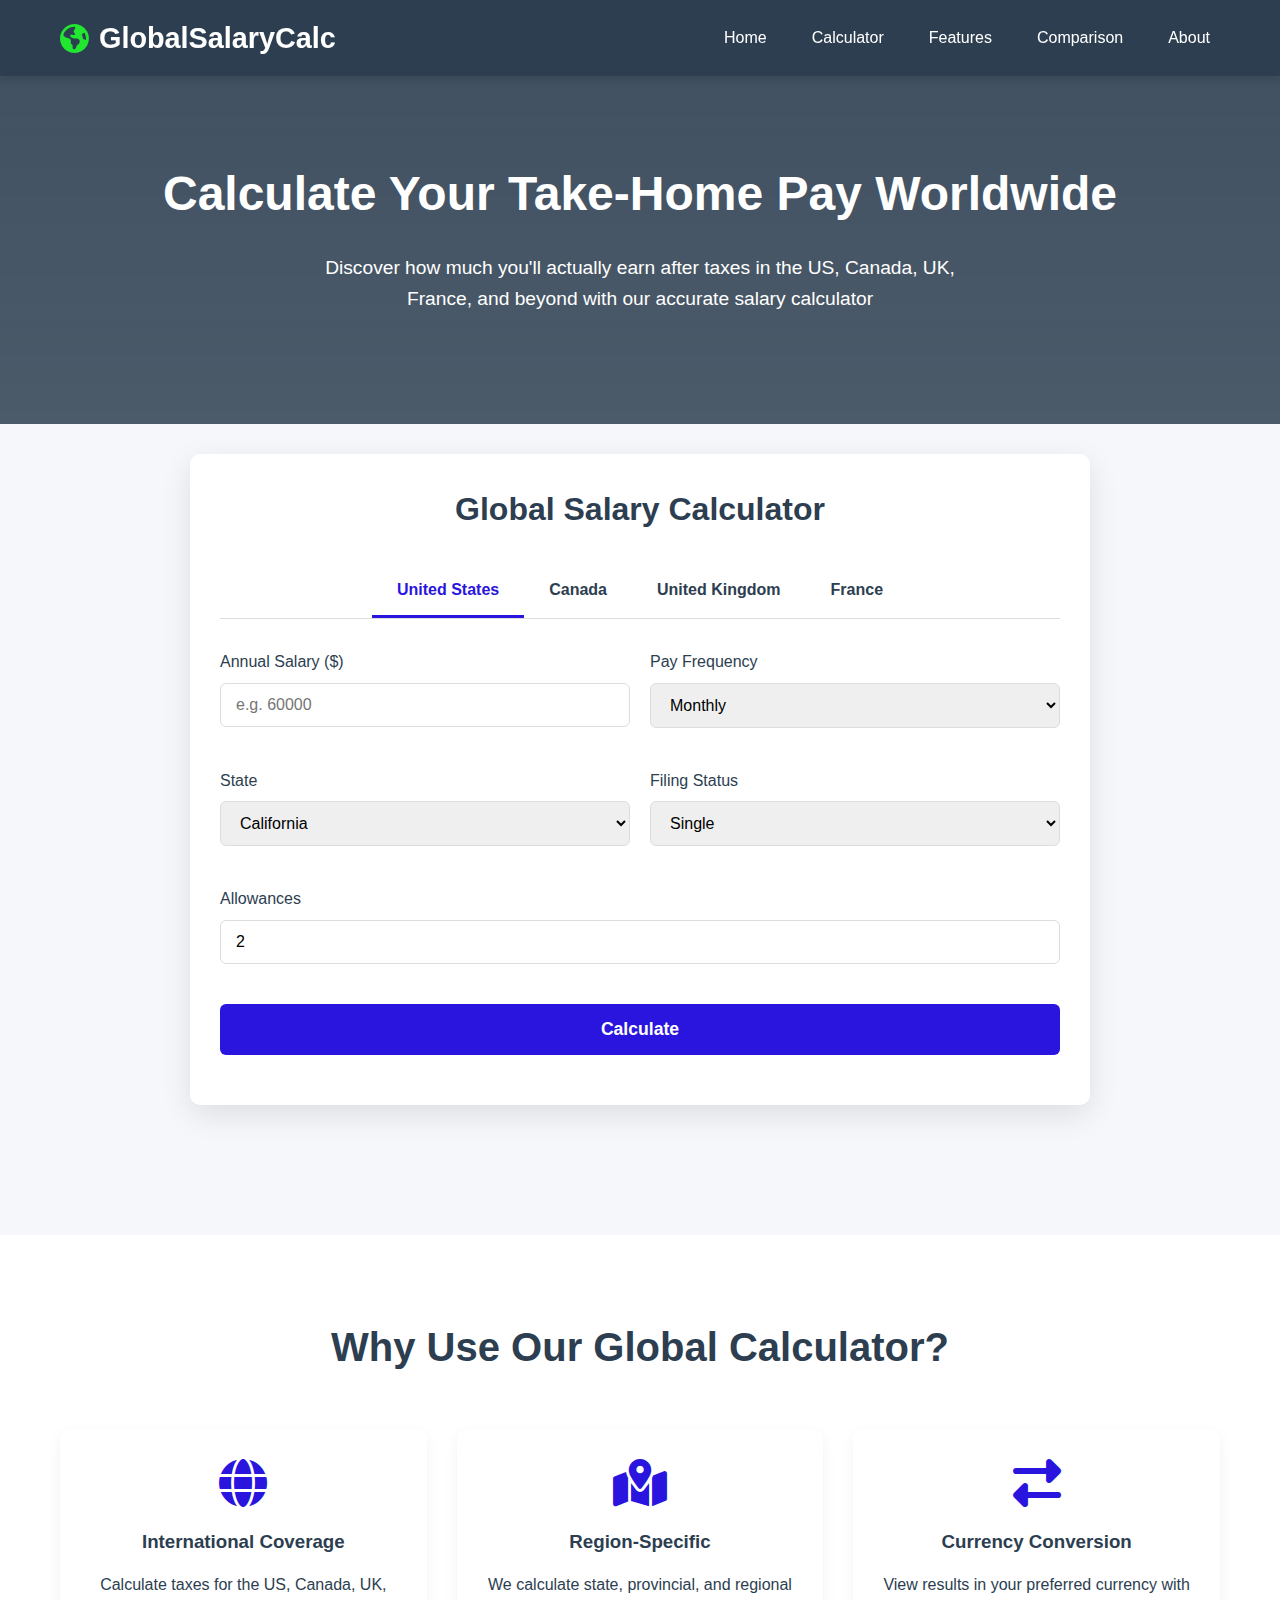
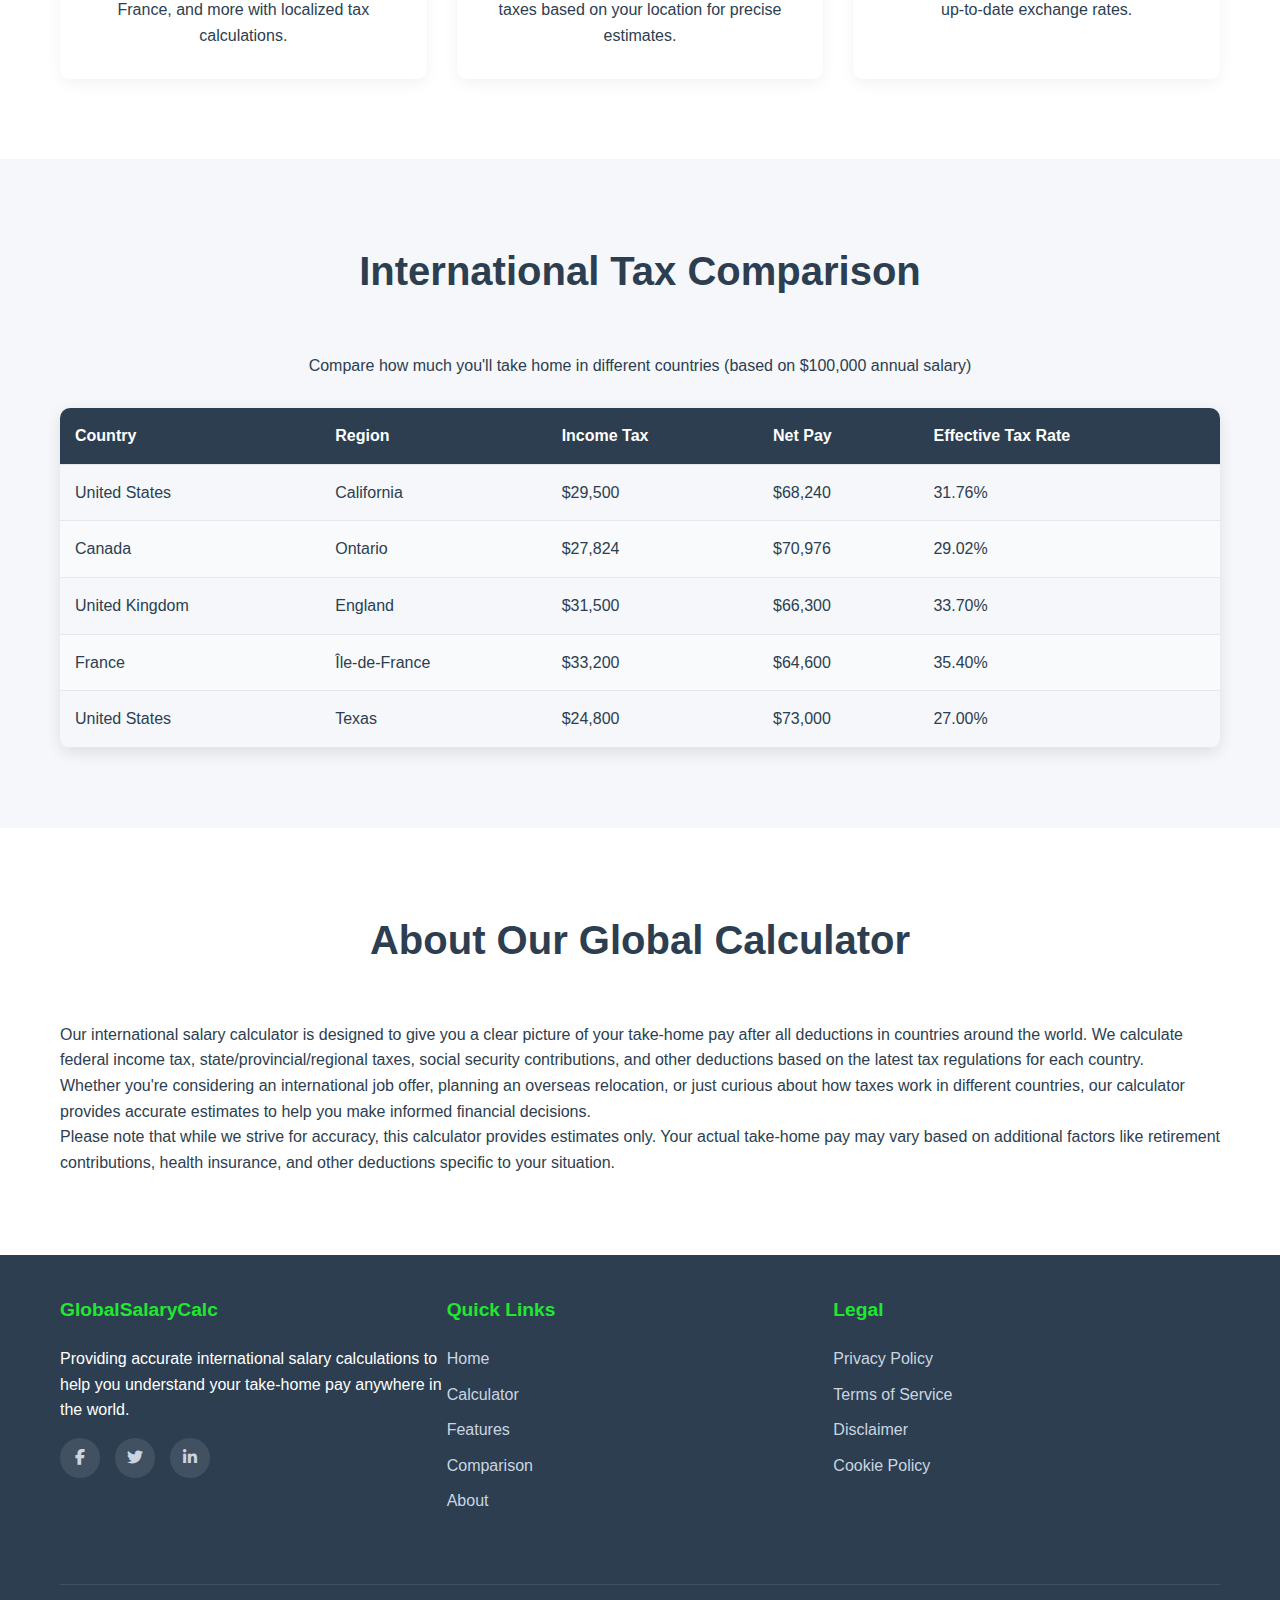
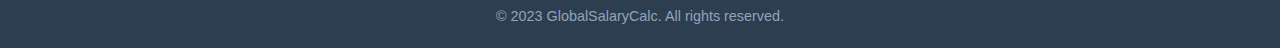
<file: pages/index.html>
<!DOCTYPE html>
<html lang="en">
<head>
    <meta charset="UTF-8">
    <meta name="viewport" content="width=device-width, initial-scale=1.0">
    <title>Global Salary Calculator | Compare Take-Home Pay Worldwide</title>
    <link rel="stylesheet" href="https://cdnjs.cloudflare.com/ajax/libs/font-awesome/6.4.0/css/all.min.css">
    <style>
        * {
            margin: 0;
            padding: 0;
            box-sizing: border-box;
            font-family: 'Segoe UI', Tahoma, Geneva, Verdana, sans-serif;
        }

        :root {
            --primary: #2c3e50;
            --secondary: #2915dd;
            --accent: #21e731;
            --light: #ecf0f1;
            --dark: #2c3e50;
            --gray: #d4eff1;
            --success: #f0410c;
            --warning: #f39c12;
        }

        body {
            background-color: #f5f7fa;
            color: var(--dark);
            line-height: 1.6;
        }

        .container {
            max-width: 1200px;
            margin: 0 auto;
            padding: 0 20px;
        }

        /* Header & Navigation */
        header {
            background: var(--primary);
            color: white;
            padding: 15px 0;
            position: sticky;
            top: 0;
            z-index: 100;
            box-shadow: 0 4px 6px rgba(0, 0, 0, 0.1);
        }

        .header-content {
            display: flex;
            justify-content: space-between;
            align-items: center;
        }

        .logo {
            font-size: 1.8rem;
            font-weight: 700;
            display: flex;
            align-items: center;
        }

        .logo i {
            margin-right: 10px;
            color: var(--accent);
        }

        nav ul {
            display: flex;
            list-style: none;
        }

        nav li {
            margin-left: 25px;
        }

        nav a {
            color: white;
            text-decoration: none;
            font-weight: 500;
            transition: color 0.3s;
            padding: 5px 10px;
            border-radius: 4px;
        }

        nav a:hover {
            color: var(--accent);
            background: rgba(255, 255, 255, 0.1);
        }

        /* Hero Section */
        .hero {
            background: linear-gradient(rgba(44, 62, 80, 0.9), rgba(44, 62, 80, 0.85)), url('https://images.unsplash.com/photo-1521791136064-7986c2920216?ixlib=rb-4.0.3&auto=format&fit=crop&w=1950&q=80');
            background-size: cover;
            background-position: center;
            color: white;
            padding: 80px 0;
            text-align: center;
        }

        .hero h1 {
            font-size: 3rem;
            margin-bottom: 20px;
        }

        .hero p {
            font-size: 1.2rem;
            max-width: 700px;
            margin: 0 auto 30px;
        }

        /* Calculator Section */
        .calculator {
            background: white;
            border-radius: 10px;
            box-shadow: 0 10px 30px rgba(0, 0, 0, 0.1);
            margin: -50px auto 50px;
            padding: 30px;
            max-width: 900px;
        }

        .calculator h2 {
            text-align: center;
            margin-bottom: 30px;
            color: var(--primary);
            font-size: 2rem;
        }

        .calculator-grid {
            display: grid;
            grid-template-columns: 1fr 1fr;
            gap: 20px;
        }

        .form-group {
            margin-bottom: 20px;
        }

        .form-group label {
            display: block;
            margin-bottom: 8px;
            font-weight: 500;
            color: var(--dark);
        }

        .form-group input, .form-group select {
            width: 100%;
            padding: 12px 15px;
            border: 1px solid #ddd;
            border-radius: 6px;
            font-size: 1rem;
            transition: border-color 0.3s;
        }

        .form-group input:focus, .form-group select:focus {
            border-color: var(--secondary);
            outline: none;
        }

        .full-width {
            grid-column: 1 / -1;
        }

        .btn {
            background-color: var(--secondary);
            color: white;
            border: none;
            padding: 15px 25px;
            border-radius: 6px;
            font-size: 1.1rem;
            font-weight: 600;
            cursor: pointer;
            transition: background-color 0.3s;
            width: 100%;
        }

        .btn:hover {
            background-color: #2980b9;
        }

        /* Results Section */
        .results {
            display: none;
            background: var(--light);
            border-radius: 10px;
            padding: 30px;
            margin-top: 30px;
        }

        .results.visible {
            display: block;
        }

        .results h3 {
            text-align: center;
            margin-bottom: 20px;
            color: var(--primary);
        }

        .results-grid {
            display: grid;
            grid-template-columns: 1fr 1fr;
            gap: 15px;
        }

        .result-item {
            background: white;
            padding: 15px;
            border-radius: 8px;
            box-shadow: 0 4px 8px rgba(0, 0, 0, 0.05);
        }

        .result-item h4 {
            color: var(--gray);
            font-size: 0.9rem;
            margin-bottom: 8px;
        }

        .result-item p {
            font-size: 1.5rem;
            font-weight: 700;
            color: var(--primary);
        }

        .result-item.highlight {
            background: var(--secondary);
            color: white;
        }

        .result-item.highlight h4, .result-item.highlight p {
            color: white;
        }

        /* Country Tabs */
        .country-tabs {
            display: flex;
            justify-content: center;
            margin-bottom: 30px;
            border-bottom: 1px solid #ddd;
        }

        .country-tab {
            padding: 12px 25px;
            cursor: pointer;
            font-weight: 600;
            border-bottom: 3px solid transparent;
            transition: all 0.3s;
        }

        .country-tab.active {
            border-bottom: 3px solid var(--secondary);
            color: var(--secondary);
        }

        .country-tab:hover:not(.active) {
            background-color: #f5f5f5;
        }

        /* Section Styling */
        section {
            padding: 80px 0;
        }

        section h2 {
            text-align: center;
            font-size: 2.5rem;
            margin-bottom: 50px;
            color: var(--primary);
        }

        section:nth-child(even) {
            background-color: white;
        }

        /* Features Section */
        .features-grid {
            display: grid;
            grid-template-columns: repeat(auto-fit, minmax(300px, 1fr));
            gap: 30px;
        }

        .feature-card {
            background: white;
            padding: 30px;
            border-radius: 10px;
            box-shadow: 0 5px 15px rgba(0, 0, 0, 0.05);
            text-align: center;
            transition: transform 0.3s;
        }

        .feature-card:hover {
            transform: translateY(-5px);
        }

        .feature-card i {
            font-size: 3rem;
            color: var(--secondary);
            margin-bottom: 20px;
        }

        .feature-card h3 {
            margin-bottom: 15px;
            color: var(--primary);
        }

        /* Comparison Section */
        .comparison-table {
            width: 100%;
            border-collapse: collapse;
            margin-top: 30px;
            box-shadow: 0 5px 15px rgba(0, 0, 0, 0.1);
            border-radius: 10px;
            overflow: hidden;
        }

        .comparison-table th, .comparison-table td {
            padding: 15px;
            text-align: left;
            border-bottom: 1px solid #e2e8f0;
        }

        .comparison-table th {
            background-color: var(--primary);
            color: white;
        }

        .comparison-table tr:nth-child(even) {
            background-color: #f8fafc;
        }

        .comparison-table tr:hover {
            background-color: #eef2ff;
        }

        /* Footer & Legal */
        footer {
            background-color: var(--dark);
            color: white;
            padding: 40px 0 20px;
        }

        .footer-content {
            display: flex;
            flex-wrap: wrap;
            justify-content: space-between;
            margin-bottom: 30px;
        }

        .footer-column {
            flex: 1;
            min-width: 250px;
            margin-bottom: 30px;
        }

        .footer-column h3 {
            font-size: 1.2rem;
            margin-bottom: 20px;
            color: var(--accent);
        }

        .footer-column ul {
            list-style: none;
        }

        .footer-column li {
            margin-bottom: 10px;
        }

        .footer-column a {
            color: #cbd5e1;
            text-decoration: none;
            transition: color 0.3s;
        }

        .footer-column a:hover {
            color: var(--accent);
        }

        .social-icons {
            display: flex;
            gap: 15px;
            margin-top: 15px;
        }

        .social-icons a {
            display: inline-block;
            width: 40px;
            height: 40px;
            background: rgba(255, 255, 255, 0.1);
            border-radius: 50%;
            text-align: center;
            line-height: 40px;
            transition: background 0.3s;
        }

        .social-icons a:hover {
            background: var(--accent);
        }

        .copyright {
            text-align: center;
            padding-top: 20px;
            border-top: 1px solid rgba(255, 255, 255, 0.1);
            font-size: 0.9rem;
            color: #94a3b8;
        }

        /* Responsive Design */
        @media (max-width: 768px) {
            .header-content {
                flex-direction: column;
            }
            
            nav ul {
                margin-top: 20px;
                flex-wrap: wrap;
                justify-content: center;
            }
            
            nav li {
                margin: 5px 10px;
            }
            
            .hero h1 {
                font-size: 2.2rem;
            }
            
            .calculator-grid {
                grid-template-columns: 1fr;
            }
            
            .results-grid {
                grid-template-columns: 1fr;
            }
            
            .features-grid {
                grid-template-columns: 1fr;
            }
            
            .country-tabs {
                flex-wrap: wrap;
            }
            
            .country-tab {
                flex: 1;
                min-width: 120px;
                text-align: center;
            }
        }
    </style>
</head>
<body>
    <!-- Header & Navigation -->
    <header>
        <div class="container header-content">
            <div class="logo">
                <i class="fas fa-globe-americas"></i>
                GlobalSalaryCalc
            </div>
            <nav>
                <ul>
                    <li><a href="#home">Home</a></li>
                    <li><a href="#calculator">Calculator</a></li>
                    <li><a href="#features">Features</a></li>
                    <li><a href="#comparison">Comparison</a></li>
                    <li><a href="#about">About</a></li>
                </ul>
            </nav>
        </div>
    </header>

    <!-- Hero Section -->
    <section id="home" class="hero">
        <div class="container">
            <h1>Calculate Your Take-Home Pay Worldwide</h1>
            <p>Discover how much you'll actually earn after taxes in the US, Canada, UK, France, and beyond with our accurate salary calculator</p>
        </div>
    </section>

    <!-- Calculator Section -->
    <section id="calculator">
        <div class="container">
            <div class="calculator">
                <h2>Global Salary Calculator</h2>
                
                <!-- Country Tabs -->
                <div class="country-tabs">
                    <div class="country-tab active" data-country="us">United States</div>
                    <div class="country-tab" data-country="ca">Canada</div>
                    <div class="country-tab" data-country="uk">United Kingdom</div>
                    <div class="country-tab" data-country="fr">France</div>
                </div>
                
                <div class="calculator-grid">
                    <div class="form-group">
                        <label for="salary">Annual Salary ($)</label>
                        <input type="number" id="salary" placeholder="e.g. 60000">
                    </div>
                    <div class="form-group">
                        <label for="pay-frequency">Pay Frequency</label>
                        <select id="pay-frequency">
                            <option value="52">Weekly</option>
                            <option value="26">Bi-Weekly</option>
                            <option value="24">Semi-Monthly</option>
                            <option value="12" selected>Monthly</option>
                            <option value="1">Annual</option>
                        </select>
                    </div>
                    
                    <!-- US States -->
                    <div class="form-group us-region">
                        <label for="state">State</label>
                        <select id="state">
                            <option value="AL">Alabama</option>
                            <option value="AK">Alaska</option>
                            <option value="AZ">Arizona</option>
                            <option value="AR">Arkansas</option>
                            <option value="CA" selected>California</option>
                            <option value="CO">Colorado</option>
                            <option value="CT">Connecticut</option>
                            <option value="DE">Delaware</option>
                            <option value="FL">Florida</option>
                            <option value="GA">Georgia</option>
                            <option value="HI">Hawaii</option>
                            <option value="ID">Idaho</option>
                            <option value="IL">Illinois</option>
                            <option value="IN">Indiana</option>
                            <option value="IA">Iowa</option>
                            <option value="KS">Kansas</option>
                            <option value="KY">Kentucky</option>
                            <option value="LA">Louisiana</option>
                            <option value="ME">Maine</option>
                            <option value="MD">Maryland</option>
                            <option value="MA">Massachusetts</option>
                            <option value="MI">Michigan</option>
                            <option value="MN">Minnesota</option>
                            <option value="MS">Mississippi</option>
                            <option value="MO">Missouri</option>
                            <option value="MT">Montana</option>
                            <option value="NE">Nebraska</option>
                            <option value="NV">Nevada</option>
                            <option value="NH">New Hampshire</option>
                            <option value="NJ">New Jersey</option>
                            <option value="NM">New Mexico</option>
                            <option value="NY">New York</option>
                            <option value="NC">North Carolina</option>
                            <option value="ND">North Dakota</option>
                            <option value="OH">Ohio</option>
                            <option value="OK">Oklahoma</option>
                            <option value="OR">Oregon</option>
                            <option value="PA">Pennsylvania</option>
                            <option value="RI">Rhode Island</option>
                            <option value="SC">South Carolina</option>
                            <option value="SD">South Dakota</option>
                            <option value="TN">Tennessee</option>
                            <option value="TX">Texas</option>
                            <option value="UT">Utah</option>
                            <option value="VT">Vermont</option>
                            <option value="VA">Virginia</option>
                            <option value="WA">Washington</option>
                            <option value="WV">West Virginia</option>
                            <option value="WI">Wisconsin</option>
                            <option value="WY">Wyoming</option>
                        </select>
                    </div>
                    
                    <!-- Canadian Provinces -->
                    <div class="form-group ca-region" style="display: none;">
                        <label for="canada-province">Province</label>
                        <select id="canada-province">
                            <option value="AB">Alberta</option>
                            <option value="BC">British Columbia</option>
                            <option value="MB">Manitoba</option>
                            <option value="NB">New Brunswick</option>
                            <option value="NL">Newfoundland and Labrador</option>
                            <option value="NS">Nova Scotia</option>
                            <option value="ON" selected>Ontario</option>
                            <option value="PE">Prince Edward Island</option>
                            <option value="QC">Quebec</option>
                            <option value="SK">Saskatchewan</option>
                            <option value="NT">Northwest Territories</option>
                            <option value="NU">Nunavut</option>
                            <option value="YT">Yukon</option>
                        </select>
                    </div>
                    
                    <!-- UK Countries -->
                    <div class="form-group uk-region" style="display: none;">
                        <label for="uk-country">Country</label>
                        <select id="uk-country">
                            <option value="ENG" selected>England</option>
                            <option value="SCT">Scotland</option>
                            <option value="WLS">Wales</option>
                            <option value="NIR">Northern Ireland</option>
                        </select>
                    </div>
                    
                    <!-- French Regions -->
                    <div class="form-group fr-region" style="display: none;">
                        <label for="french-region">Region</label>
                        <select id="french-region">
                            <option value="ARA">Auvergne-Rhône-Alpes</option>
                            <option value="BFC">Bourgogne-Franche-Comté</option>
                            <option value="BRE">Brittany</option>
                            <option value="CVL">Centre-Val de Loire</option>
                            <option value="COR">Corsica</option>
                            <option value="GES">Grand Est</option>
                            <option value="HDF">Hauts-de-France</option>
                            <option value="IDF" selected>Île-de-France</option>
                            <option value="NOR">Normandy</option>
                            <option value="NAQ">Nouvelle-Aquitaine</option>
                            <option value="OCC">Occitanie</option>
                            <option value="PDL">Pays de la Loire</option>
                            <option value="PAC">Provence-Alpes-Côte d'Azur</option>
                        </select>
                    </div>
                    
                    <div class="form-group">
                        <label for="filing-status">Filing Status</label>
                        <select id="filing-status">
                            <option value="single" selected>Single</option>
                            <option value="married">Married</option>
                            <option value="head">Head of Household</option>
                        </select>
                    </div>
                    <div class="form-group full-width">
                        <label for="allowances">Allowances</label>
                        <input type="number" id="allowances" value="2" min="0" max="10">
                    </div>
                    <div class="form-group full-width">
                        <button id="calculate-btn" class="btn">Calculate</button>
                    </div>
                </div>

                <div id="results" class="results">
                    <h3>Your Take-Home Pay</h3>
                    <div class="results-grid">
                        <div class="result-item">
                            <h4>Gross Income</h4>
                            <p id="gross-income">$0.00</p>
                        </div>
                        <div class="result-item">
                            <h4>Federal Tax</h4>
                            <p id="federal-tax">$0.00</p>
                        </div>
                        <div class="result-item">
                            <h4>State/Province Tax</h4>
                            <p id="state-tax">$0.00</p>
                        </div>
                        <div class="result-item">
                            <h4>Social Security</h4>
                            <p id="social-security">$0.00</p>
                        </div>
                        <div class="result-item">
                            <h4>Medicare</h4>
                            <p id="medicare">$0.00</p>
                        </div>
                        <div class="result-item highlight">
                            <h4>Net Pay</h4>
                            <p id="net-pay">$0.00</p>
                        </div>
                    </div>
                </div>
            </div>
        </div>
    </section>

    <!-- Features Section -->
    <section id="features">
        <div class="container">
            <h2>Why Use Our Global Calculator?</h2>
            <div class="features-grid">
                <div class="feature-card">
                    <i class="fas fa-globe"></i>
                    <h3>International Coverage</h3>
                    <p>Calculate taxes for the US, Canada, UK, France, and more with localized tax calculations.</p>
                </div>
                <div class="feature-card">
                    <i class="fas fa-map-marked-alt"></i>
                    <h3>Region-Specific</h3>
                    <p>We calculate state, provincial, and regional taxes based on your location for precise estimates.</p>
                </div>
                <div class="feature-card">
                    <i class="fas fa-exchange-alt"></i>
                    <h3>Currency Conversion</h3>
                    <p>View results in your preferred currency with up-to-date exchange rates.</p>
                </div>
            </div>
        </div>
    </section>

    <!-- Comparison Section -->
    <section id="comparison">
        <div class="container">
            <h2>International Tax Comparison</h2>
            <p style="text-align: center; margin-bottom: 30px;">Compare how much you'll take home in different countries (based on $100,000 annual salary)</p>
            
            <table class="comparison-table">
                <thead>
                    <tr>
                        <th>Country</th>
                        <th>Region</th>
                        <th>Income Tax</th>
                        <th>Net Pay</th>
                        <th>Effective Tax Rate</th>
                    </tr>
                </thead>
                <tbody>
                    <tr>
                        <td>United States</td>
                        <td>California</td>
                        <td>$29,500</td>
                        <td>$68,240</td>
                        <td>31.76%</td>
                    </tr>
                    <tr>
                        <td>Canada</td>
                        <td>Ontario</td>
                        <td>$27,824</td>
                        <td>$70,976</td>
                        <td>29.02%</td>
                    </tr>
                    <tr>
                        <td>United Kingdom</td>
                        <td>England</td>
                        <td>$31,500</td>
                        <td>$66,300</td>
                        <td>33.70%</td>
                    </tr>
                    <tr>
                        <td>France</td>
                        <td>Île-de-France</td>
                        <td>$33,200</td>
                        <td>$64,600</td>
                        <td>35.40%</td>
                    </tr>
                    <tr>
                        <td>United States</td>
                        <td>Texas</td>
                        <td>$24,800</td>
                        <td>$73,000</td>
                        <td>27.00%</td>
                    </tr>
                </tbody>
            </table>
        </div>
    </section>

    <!-- About Section -->
    <section id="about">
        <div class="container">
            <h2>About Our Global Calculator</h2>
            <div class="about-content">
                <p>Our international salary calculator is designed to give you a clear picture of your take-home pay after all deductions in countries around the world. We calculate federal income tax, state/provincial/regional taxes, social security contributions, and other deductions based on the latest tax regulations for each country.</p>
                <p>Whether you're considering an international job offer, planning an overseas relocation, or just curious about how taxes work in different countries, our calculator provides accurate estimates to help you make informed financial decisions.</p>
                <p>Please note that while we strive for accuracy, this calculator provides estimates only. Your actual take-home pay may vary based on additional factors like retirement contributions, health insurance, and other deductions specific to your situation.</p>
            </div>
        </div>
    </section>

    <!-- Footer -->
    <footer>
        <div class="container">
            <div class="footer-content">
                <div class="footer-column">
                    <h3>GlobalSalaryCalc</h3>
                    <p>Providing accurate international salary calculations to help you understand your take-home pay anywhere in the world.</p>
                    <div class="social-icons">
                        <a href="#"><i class="fab fa-facebook-f"></i></a>
                        <a href="#"><i class="fab fa-twitter"></i></a>
                        <a href="#"><i class="fab fa-linkedin-in"></i></a>
                    </div>
                </div>
                <div class="footer-column">
                    <h3>Quick Links</h3>
                    <ul>
                        <li><a href="#home">Home</a></li>
                        <li><a href="#calculator">Calculator</a></li>
                        <li><a href="#features">Features</a></li>
                        <li><a href="#comparison">Comparison</a></li>
                        <li><a href="#about">About</a></li>
                    </ul>
                </div>
                <div class="footer-column">
                    <h3>Legal</h3>
                    <ul>
                        <li><a href="#">Privacy Policy</a></li>
                        <li><a href="#">Terms of Service</a></li>
                        <li><a href="#">Disclaimer</a></li>
                        <li><a href="#">Cookie Policy</a></li>
                    </ul>
                </div>
            </div>
            <div class="copyright">
                <p>&copy; 2023 GlobalSalaryCalc. All rights reserved.</p>
            </div>
        </div>
    </footer>

    <script>
        document.addEventListener('DOMContentLoaded', function() {
            const calculateBtn = document.getElementById('calculate-btn');
            const results = document.getElementById('results');
            const countryTabs = document.querySelectorAll('.country-tab');
            
            // Country tab functionality
            countryTabs.forEach(tab => {
                tab.addEventListener('click', function() {
                    // Remove active class from all tabs
                    countryTabs.forEach(t => t.classList.remove('active'));
                    
                    // Add active class to clicked tab
                    this.classList.add('active');
                    
                    // Hide all region selects
                    document.querySelectorAll('.form-group:not(.full-width)').forEach(el => {
                        if (el.classList.contains('us-region') || 
                            el.classList.contains('ca-region') || 
                            el.classList.contains('uk-region') || 
                            el.classList.contains('fr-region')) {
                            el.style.display = 'none';
                        }
                    });
                    
                    // Show the relevant region select
                    const country = this.getAttribute('data-country');
                    document.querySelector(`.${country}-region`).style.display = 'block';
                });
            });
            
            // Calculate button functionality
            calculateBtn.addEventListener('click', function() {
                const salary = parseFloat(document.getElementById('salary').value) || 0;
                const payFrequency = parseFloat(document.getElementById('pay-frequency').value);
                const activeCountry = document.querySelector('.country-tab.active').getAttribute('data-country');
                
                if (salary <= 0) {
                    alert('Please enter a valid salary amount');
                    return;
                }
                
                // Get region based on active country
                let region;
                switch(activeCountry) {
                    case 'us':
                        region = document.getElementById('state').value;
                        break;
                    case 'ca':
                        region = document.getElementById('canada-province').value;
                        break;
                    case 'uk':
                        region = document.getElementById('uk-country').value;
                        break;
                    case 'fr':
                        region = document.getElementById('french-region').value;
                        break;
                }
                
                // Calculate taxes based on country
                const grossIncome = salary;
                let federalTax, stateTax, socialSecurity, medicare;
                
                switch(activeCountry) {
                    case 'us':
                        federalTax = calculateUSTax(salary);
                        stateTax = calculateUSStateTax(salary, region);
                        socialSecurity = salary * 0.062;
                        medicare = salary * 0.0145;
                        break;
                    case 'ca':
                        federalTax = calculateCanadaTax(salary);
                        stateTax = calculateCanadaProvinceTax(salary, region);
                        socialSecurity = salary * 0.0495; // CPP + EI
                        medicare = 0; // Healthcare is provincial
                        break;
                    case 'uk':
                        federalTax = calculateUKTax(salary);
                        stateTax = 0; // UK doesn't have state taxes
                        socialSecurity = calculateUKNationalInsurance(salary);
                        medicare = 0; // NHS is funded through NI and taxes
                        break;
                    case 'fr':
                        federalTax = calculateFranceTax(salary);
                        stateTax = 0; // France doesn't have state taxes
                        socialSecurity = calculateFranceSocialSecurity(salary);
                        medicare = 0; // Included in social security
                        break;
                }
                
                const netPay = grossIncome - federalTax - stateTax - socialSecurity - medicare;
                
                // Update results
                document.getElementById('gross-income').textContent = formatCurrency(grossIncome);
                document.getElementById('federal-tax').textContent = formatCurrency(federalTax);
                document.getElementById('state-tax').textContent = formatCurrency(stateTax);
                document.getElementById('social-security').textContent = formatCurrency(socialSecurity);
                document.getElementById('medicare').textContent = formatCurrency(medicare);
                document.getElementById('net-pay').textContent = formatCurrency(netPay);
                
                // Show results
                results.classList.add('visible');
                
                // Scroll to results
                results.scrollIntoView({ behavior: 'smooth' });
            });
            
            // Tax calculation functions (simplified for demo)
            function calculateUSTax(salary) {
                if (salary <= 10275) return salary * 0.10;
                if (salary <= 41775) return 1027.5 + (salary - 10275) * 0.12;
                if (salary <= 89075) return 4807.5 + (salary - 41775) * 0.22;
                if (salary <= 170050) return 15213.5 + (salary - 89075) * 0.24;
                if (salary <= 215950) return 34647.5 + (salary - 170050) * 0.32;
                if (salary <= 539900) return 49335.5 + (salary - 215950) * 0.35;
                return 162718 + (salary - 539900) * 0.37;
            }
            
            function calculateUSStateTax(salary, state) {
                // Simplified state tax calculation for demo
                const stateRates = {
                    'CA': 0.093, 'NY': 0.088, 'TX': 0, 'FL': 0, 'IL': 0.0495,
                    'WA': 0, 'NV': 0, 'NH': 0.05, 'TN': 0.02, 'AZ': 0.045
                };
                
                const rate = stateRates[state] || 0.05;
                return salary * rate;
            }
            
            function calculateCanadaTax(salary) {
                // Simplified Canada federal tax calculation
                if (salary <= 50197) return salary * 0.15;
                if (salary <= 100392) return 7529.55 + (salary - 50197) * 0.205;
                if (salary <= 155625) return 17789.69 + (salary - 100392) * 0.26;
                if (salary <= 221708) return 32160.69 + (salary - 155625) * 0.29;
                return 51344.47 + (salary - 221708) * 0.33;
            }
            
            function calculateCanadaProvinceTax(salary, province) {
                // Simplified province tax calculation for demo
                const provinceRates = {
                    'ON': 0.098, 'QC': 0.12, 'BC': 0.087, 'AB': 0.08, 'MB': 0.101,
                    'SK': 0.105, 'NS': 0.10, 'NB': 0.096, 'NL': 0.087, 'PE': 0.098
                };
                
                const rate = provinceRates[province] || 0.09;
                return salary * rate;
            }
            
            function calculateUKTax(salary) {
                // Simplified UK income tax calculation
                const personalAllowance = 12570;
                if (salary <= personalAllowance) return 0;
                
                const taxableIncome = salary - personalAllowance;
                if (taxableIncome <= 37700) return taxableIncome * 0.20;
                if (taxableIncome <= 150000) return 7540 + (taxableIncome - 37700) * 0.40;
                return 45460 + (taxableIncome - 150000) * 0.45;
            }
            
            function calculateUKNationalInsurance(salary) {
                // Simplified UK NI calculation
                if (salary <= 9568) return 0;
                if (salary <= 50270) return (salary - 9568) * 0.12;
                return 4888.24 + (salary - 50270) * 0.02;
            }
            
            function calculateFranceTax(salary) {
                // Simplified France income tax calculation
                if (salary <= 10225) return 0;
                if (salary <= 26070) return (salary - 10225) * 0.11;
                if (salary <= 74545) return 1742.95 + (salary - 26070) * 0.30;
                if (salary <= 160336) return 16338.25 + (salary - 74545) * 0.41;
                return 51536.91 + (salary - 160336) * 0.45;
            }
            
            function calculateFranceSocialSecurity(salary) {
                // Simplified France social security calculation
                return salary * 0.22;
            }
            
            function formatCurrency(amount) {
                return '$' + amount.toFixed(2).replace(/\d(?=(\d{3})+\.)/g, '$&,');
            }
        });
    </script>
</body>
</html>
</file>
